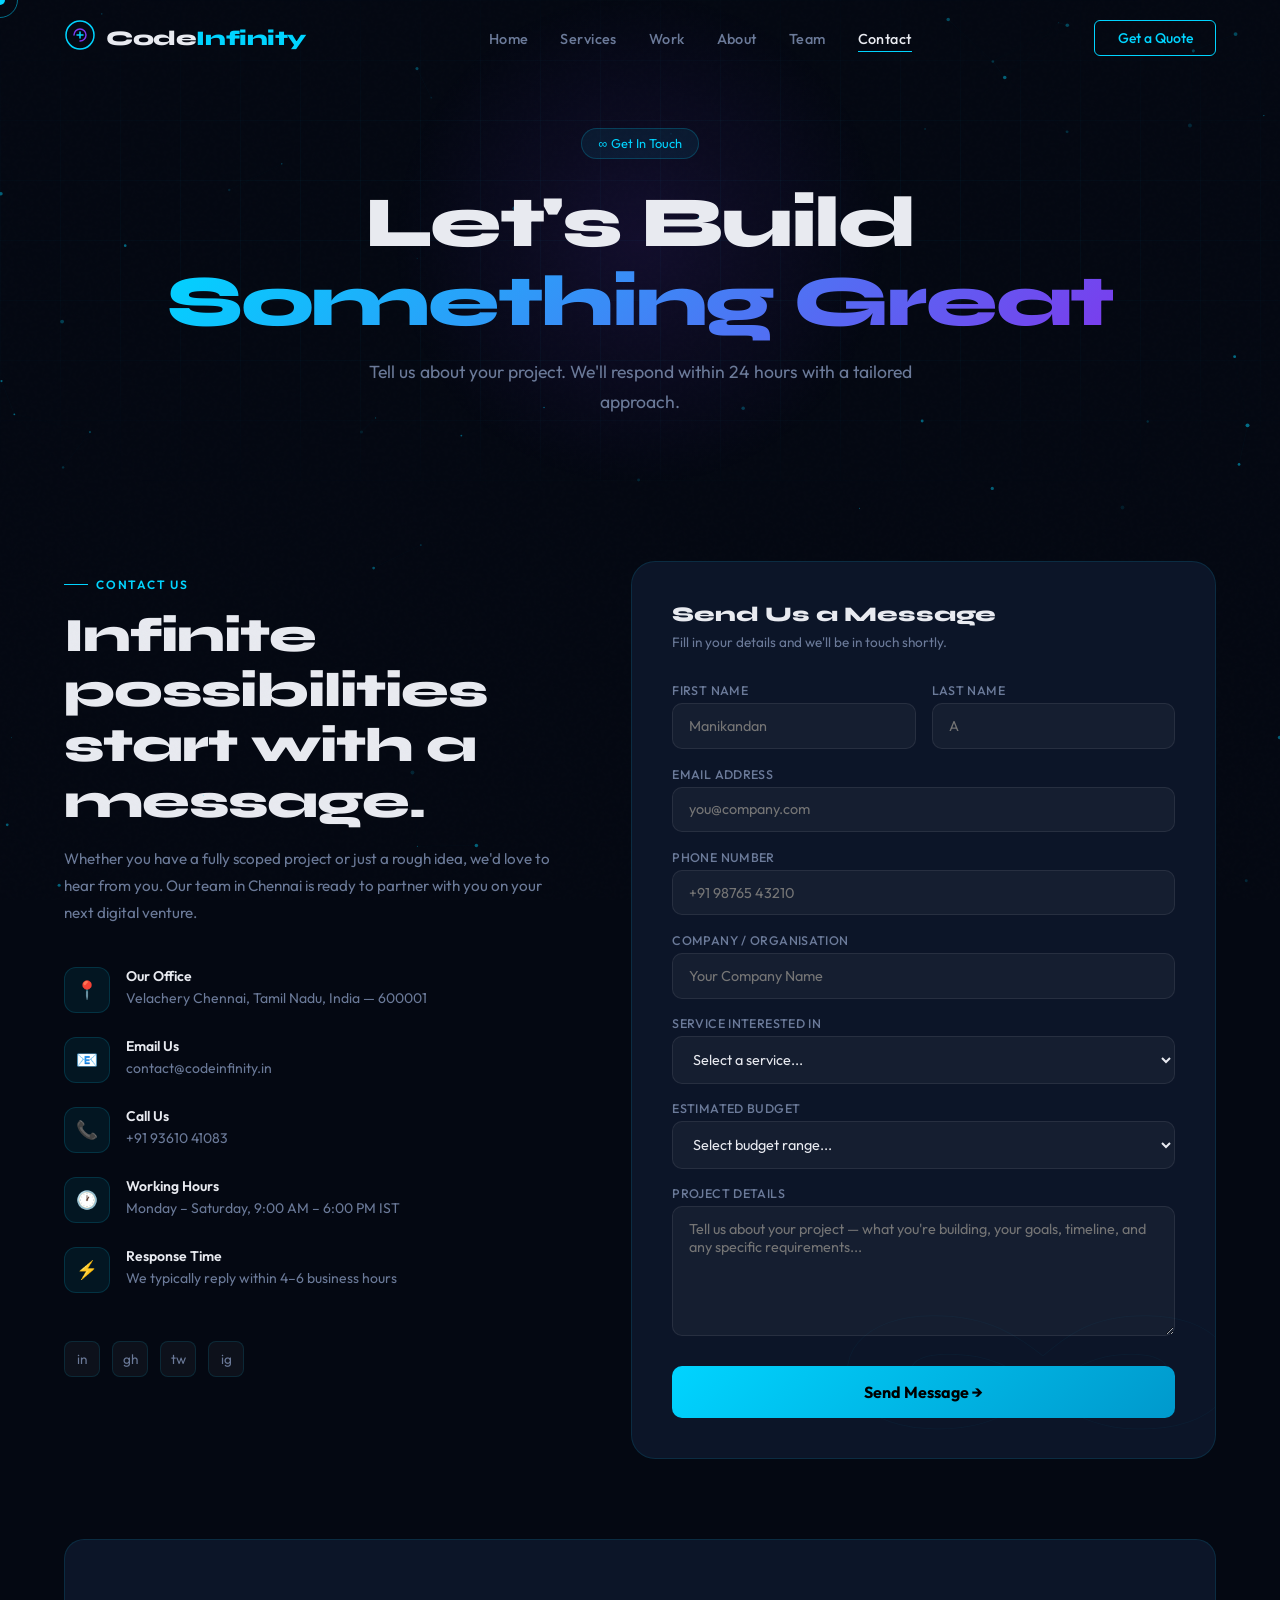
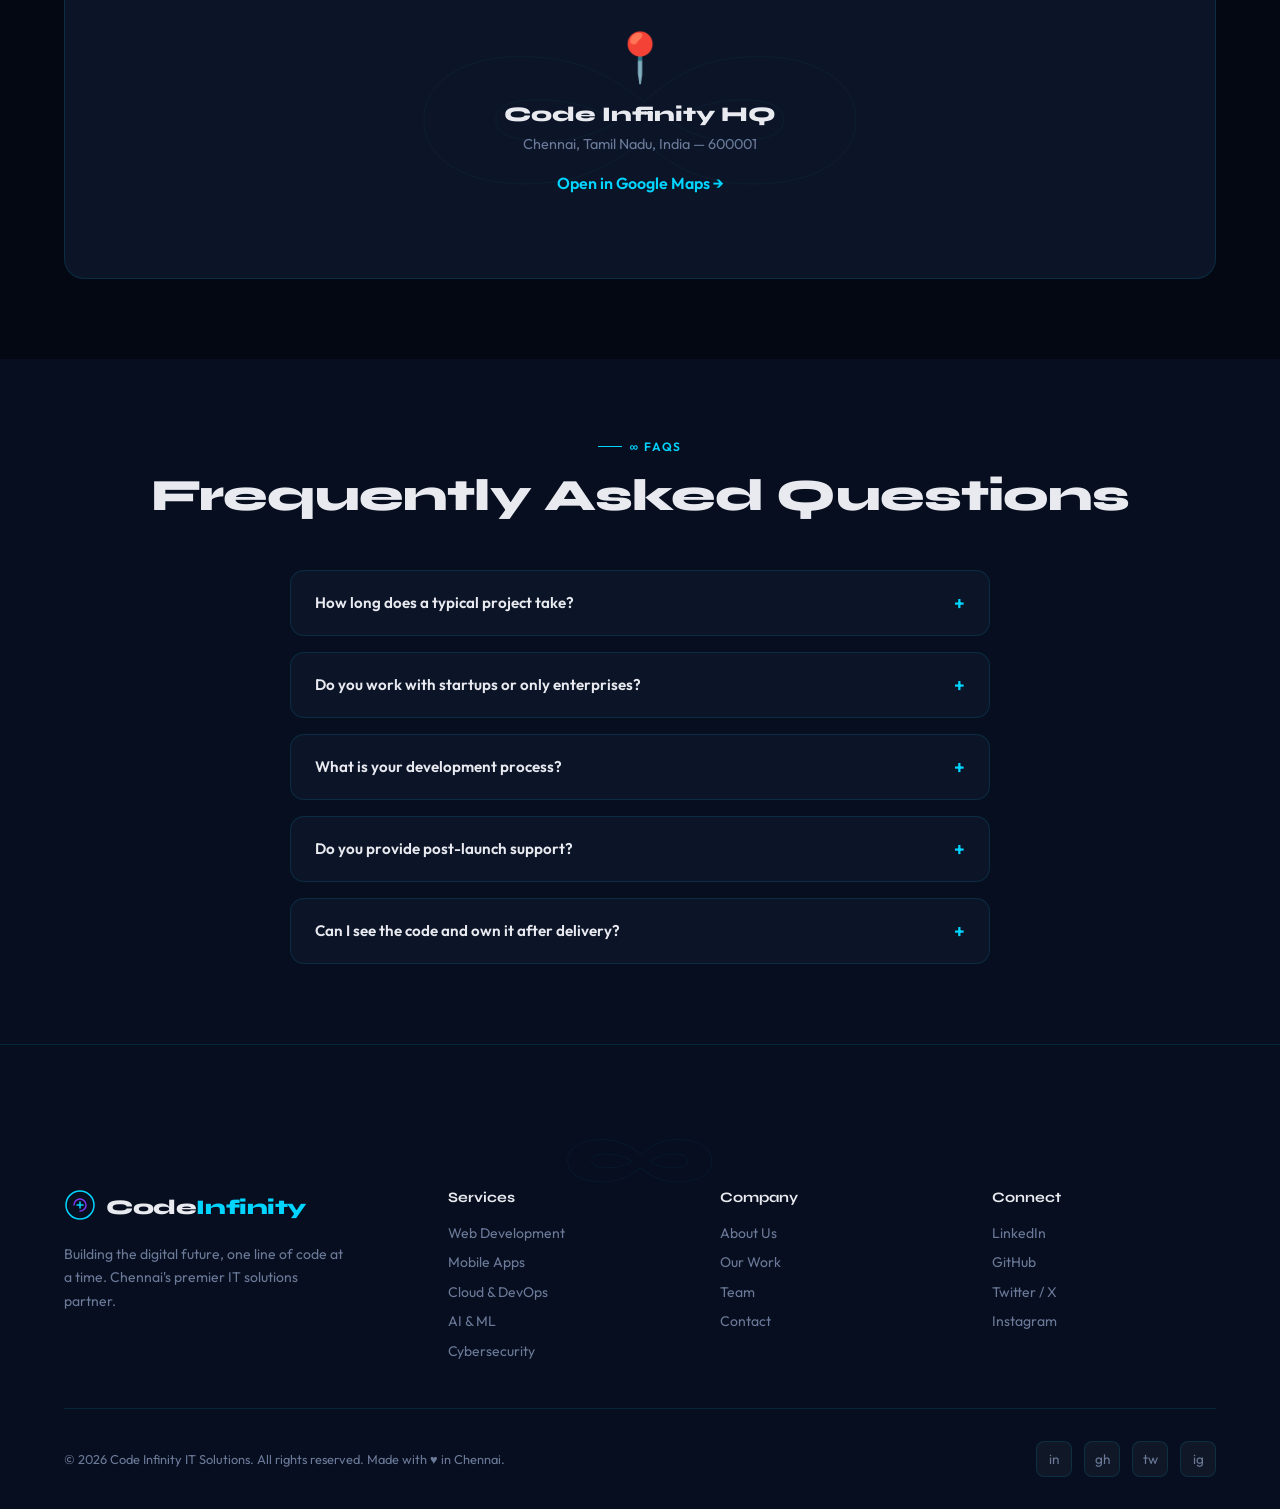
<file: codeinfinity/contact.html>
<!DOCTYPE html>
<html lang="en">

<head>
  <meta charset="UTF-8" />
  <meta name="viewport" content="width=device-width,initial-scale=1.0" />
  <title>Contact — Code Infinity IT Solutions</title>
  <link rel="stylesheet" href="css/style.css" />
  <style>
    .contact-section {
      padding: 5rem 5%;
      display: grid;
      grid-template-columns: 1fr 1.2fr;
      gap: 5rem;
      align-items: start;
    }

    .contact-info {
      padding-top: 1rem;
    }

    .contact-headline {
      font-family: 'Syne', sans-serif;
      font-size: clamp(2rem, 4vw, 3rem);
      font-weight: 800;
      line-height: 1.15;
      letter-spacing: -.02em;
      margin-bottom: 1rem;
    }

    .contact-sub {
      color: var(--muted);
      font-size: .95rem;
      line-height: 1.8;
      margin-bottom: 2.5rem;
    }

    .contact-items {
      display: flex;
      flex-direction: column;
      gap: 1.5rem;
      margin-bottom: 3rem;
    }

    .contact-item {
      display: flex;
      align-items: flex-start;
      gap: 1rem;
    }

    .contact-icon {
      width: 46px;
      height: 46px;
      border-radius: 12px;
      background: rgba(0, 212, 255, .07);
      border: 1px solid rgba(0, 212, 255, .15);
      display: flex;
      align-items: center;
      justify-content: center;
      font-size: 1.1rem;
      flex-shrink: 0;
    }

    .contact-item strong {
      display: block;
      font-size: .875rem;
      font-weight: 600;
      margin-bottom: 2px;
    }

    .contact-item span {
      color: var(--muted);
      font-size: .875rem;
    }

    .contact-socials {
      display: flex;
      gap: .75rem;
    }

    /* Form */
    .contact-form {
      background: var(--card);
      border: 1px solid var(--border);
      border-radius: 24px;
      padding: 2.5rem;
      position: relative;
      overflow: hidden;
    }

    .contact-form::before {
      content: '∞';
      font-family: 'Syne', sans-serif;
      font-size: 16rem;
      font-weight: 800;
      color: transparent;
      -webkit-text-stroke: 1px rgba(0, 212, 255, .04);
      position: absolute;
      bottom: -2rem;
      right: -2rem;
      user-select: none;
      line-height: 1;
    }

    .form-title {
      font-family: 'Syne', sans-serif;
      font-size: 1.3rem;
      font-weight: 800;
      margin-bottom: .4rem;
    }

    .form-sub {
      color: var(--muted);
      font-size: .85rem;
      margin-bottom: 2rem;
    }

    .form-group {
      margin-bottom: 1.1rem;
      position: relative;
      z-index: 2;
    }

    .form-row {
      display: grid;
      grid-template-columns: 1fr 1fr;
      gap: 1rem;
    }

    label {
      display: block;
      font-size: .78rem;
      font-weight: 500;
      color: var(--muted);
      margin-bottom: 5px;
      letter-spacing: .03em;
      text-transform: uppercase;
    }

    input,
    textarea,
    select {
      width: 100%;
      background: rgba(255, 255, 255, .04);
      border: 1px solid rgba(255, 255, 255, .08);
      border-radius: 10px;
      padding: .8rem 1rem;
      color: var(--text);
      font-family: 'Outfit', sans-serif;
      font-size: .9rem;
      outline: none;
      transition: border-color .2s, background .2s;
    }

    input:focus,
    textarea:focus,
    select:focus {
      border-color: var(--accent);
      background: rgba(0, 212, 255, .04);
    }

    select option {
      background: var(--bg);
    }

    textarea {
      resize: vertical;
      min-height: 130px;
    }

    .form-submit {
      width: 100%;
      background: linear-gradient(135deg, var(--accent), #0099cc);
      color: #000;
      padding: 1rem;
      border: none;
      border-radius: 10px;
      font-family: 'Outfit', sans-serif;
      font-size: 1rem;
      font-weight: 700;
      cursor: pointer;
      transition: opacity .2s, transform .2s;
      margin-top: .5rem;
      position: relative;
      z-index: 2;
    }

    .form-submit:hover {
      opacity: .9;
      transform: translateY(-1px);
    }

    .form-submit.sent {
      background: linear-gradient(135deg, var(--accent3), #1D9E75);
    }

    /* Map placeholder */
    .map-section {
      padding: 0 5% 5rem;
    }

    .map-wrap {
      border-radius: 20px;
      overflow: hidden;
      border: 1px solid var(--border);
      background: var(--card);
      height: 340px;
      display: flex;
      align-items: center;
      justify-content: center;
      position: relative;
    }

    .map-placeholder {
      text-align: center;
      position: relative;
      z-index: 2;
    }

    .map-placeholder .map-icon {
      font-size: 3rem;
      margin-bottom: 1rem;
      display: block;
    }

    .map-placeholder h3 {
      font-family: 'Syne', sans-serif;
      font-size: 1.3rem;
      font-weight: 800;
      margin-bottom: .5rem;
    }

    .map-placeholder p {
      color: var(--muted);
      font-size: .9rem;
    }

    .map-placeholder a {
      color: var(--accent);
      text-decoration: none;
      font-weight: 600;
    }

    .map-infinity {
      position: absolute;
      font-family: 'Syne', sans-serif;
      font-size: 18rem;
      font-weight: 800;
      color: transparent;
      -webkit-text-stroke: 1px rgba(0, 212, 255, .04);
      top: 50%;
      left: 50%;
      transform: translate(-50%, -50%);
      user-select: none;
      line-height: 1;
    }

    /* FAQ */
    .faq-section {
      background: var(--bg2);
      padding: 5rem 5%;
    }

    .faq-list {
      max-width: 700px;
      margin: 3rem auto 0;
      display: flex;
      flex-direction: column;
      gap: 1rem;
    }

    .faq-item {
      background: var(--card);
      border: 1px solid var(--border);
      border-radius: 14px;
      overflow: hidden;
    }

    .faq-q {
      padding: 1.25rem 1.5rem;
      cursor: pointer;
      display: flex;
      justify-content: space-between;
      align-items: center;
      font-weight: 600;
      font-size: .95rem;
    }

    .faq-q:hover {
      color: var(--accent);
    }

    .faq-icon {
      font-size: 1.2rem;
      transition: transform .3s;
      color: var(--accent);
    }

    .faq-item.open .faq-icon {
      transform: rotate(45deg);
    }

    .faq-a {
      max-height: 0;
      overflow: hidden;
      transition: max-height .3s ease, padding .3s;
    }

    .faq-item.open .faq-a {
      max-height: 200px;
      padding: 0 1.5rem 1.25rem;
    }

    .faq-a p {
      color: var(--muted);
      font-size: .9rem;
      line-height: 1.75;
    }

    @media(max-width:900px) {
      .contact-section {
        grid-template-columns: 1fr;
      }

      .form-row {
        grid-template-columns: 1fr;
      }
    }
  </style>
</head>

<body>
  <div class="cursor" id="cursor"></div>
  <div class="cursor-ring" id="cursorRing"></div>
  <canvas id="particles"></canvas>
  <div id="nav-placeholder"></div>

  <div class="page-hero">
    <div class="page-hero-bg"></div>
    <div class="page-hero-glow"></div>
    <div style="position:relative;z-index:2">
      <div class="page-hero-tag">∞ Get In Touch</div>
      <h1>Let's Build <span class="grad">Something Great</span></h1>
      <p>Tell us about your project. We'll respond within 24 hours with a tailored approach.</p>
    </div>
  </div>

  <div class="contact-section">
    <div class="contact-info reveal">
      <div class="section-tag">Contact Us</div>
      <div class="contact-headline">Infinite possibilities<br>start with a message.</div>
      <div class="contact-sub">Whether you have a fully scoped project or just a rough idea, we'd love to hear from you.
        Our team in Chennai is ready to partner with you on your next digital venture.</div>
      <div class="contact-items">
        <div class="contact-item">
          <div class="contact-icon">📍</div>
          <div><strong>Our Office</strong><span>Velachery Chennai, Tamil Nadu, India — 600001</span></div>
        </div>
        <div class="contact-item">
          <div class="contact-icon">📧</div>
          <div><strong>Email Us</strong><span>contact@codeinfinity.in</span></div>
        </div>
        <div class="contact-item">
          <div class="contact-icon">📞</div>
          <div><strong>Call Us</strong><span>+91 93610 41083</span></div>
        </div>
        <div class="contact-item">
          <div class="contact-icon">🕐</div>
          <div><strong>Working Hours</strong><span>Monday – Saturday, 9:00 AM – 6:00 PM IST</span></div>
        </div>
        <div class="contact-item">
          <div class="contact-icon">⚡</div>
          <div><strong>Response Time</strong><span>We typically reply within 4–6 business hours</span></div>
        </div>
      </div>
      <div class="contact-socials">
        <a href="https://www.linkedin.com/in/manikandandevelops/" class="social-btn" title="LinkedIn">in</a>
        <a href="https://github.com/manikandanadev" class="social-btn" title="GitHub">gh</a>
        <a href="#" class="social-btn" title="Twitter">tw</a>
        <a href="https://www.instagram.com/manikandanarulraj?igsh=MTczdmliMzczOG55Yw==" class="social-btn"
          title="Instagram">ig</a>
      </div>
    </div>

    <div class="contact-form reveal">
      <div class="form-title">Send Us a Message</div>
      <div class="form-sub">Fill in your details and we'll be in touch shortly.</div>
      <div class="form-row">
        <div class="form-group"><label>First Name</label><input type="text" id="fname" placeholder="Manikandan" /></div>
        <div class="form-group"><label>Last Name</label><input type="text" id="lname" placeholder="A" /></div>
      </div>
      <div class="form-group"><label>Email Address</label><input type="email" id="email"
          placeholder="you@company.com" /></div>
      <div class="form-group"><label>Phone Number</label><input type="tel" id="phone" placeholder="+91 98765 43210" />
      </div>
      <div class="form-group"><label>Company / Organisation</label><input type="text" id="company"
          placeholder="Your Company Name" /></div>
      <div class="form-group">
        <label>Service Interested In</label>
        <select id="service">
          <option value="">Select a service...</option>
          <option>Web Development</option>
          <option>Mobile App Development</option>
          <option>Cloud & DevOps</option>
          <option>AI / Machine Learning</option>
          <option>Cybersecurity</option>
          <option>Data & Analytics</option>
          <option>Full Product Build</option>
          <option>Other / Not Sure Yet</option>
        </select>
      </div>
      <div class="form-group">
        <label>Estimated Budget</label>
        <select id="budget">
          <option value="">Select budget range...</option>
          <option>Under ₹50,000</option>
          <option>₹50,000 – ₹1,50,000</option>
          <option>₹1,50,000 – ₹5,00,000</option>
          <option>₹5,00,000+</option>
          <option>Let's discuss</option>
        </select>
      </div>
      <div class="form-group"><label>Project Details</label><textarea id="message"
          placeholder="Tell us about your project — what you're building, your goals, timeline, and any specific requirements..."></textarea>
      </div>
      <button class="form-submit" id="submitBtn" onclick="handleSubmit()">Send Message →</button>
    </div>
  </div>

  <!-- MAP -->
  <div class="map-section">
    <div class="map-wrap reveal">
      <div class="map-infinity">∞</div>
      <div class="map-placeholder">
        <span class="map-icon">📍</span>
        <h3>Code Infinity HQ</h3>
        <p>Chennai, Tamil Nadu, India — 600001</p>
        <br />
        <a href="https://maps.app.goo.gl/fnGJW6fQYPaU71gK9" target="_blank">Open in Google Maps →</a>
      </div>
    </div>
  </div>

  <!-- FAQ -->
  <div class="faq-section">
    <div style="text-align:center" class="reveal">
      <div class="section-tag" style="justify-content:center">∞ FAQs</div>
      <h2 class="section-title">Frequently Asked Questions</h2>
    </div>
    <div class="faq-list">
      <div class="faq-item reveal">
        <div class="faq-q" onclick="toggleFaq(this)">How long does a typical project take?<span
            class="faq-icon">+</span></div>
        <div class="faq-a">
          <p>It depends on scope. A simple landing page takes 1–2 weeks. A full SaaS web app typically takes 8–16 weeks.
            We'll give you an accurate timeline in your free consultation before we begin.</p>
        </div>
      </div>
      <div class="faq-item reveal">
        <div class="faq-q" onclick="toggleFaq(this)">Do you work with startups or only enterprises?<span
            class="faq-icon">+</span></div>
        <div class="faq-a">
          <p>Both! We love working with early-stage startups who need to move fast, and enterprises who need reliable,
            scalable systems. Our team adapts to your stage and needs.</p>
        </div>
      </div>
      <div class="faq-item reveal">
        <div class="faq-q" onclick="toggleFaq(this)">What is your development process?<span class="faq-icon">+</span>
        </div>
        <div class="faq-a">
          <p>We follow an agile sprint model — Discovery → Design → Development → Testing → Deployment. You get weekly
            demos and can provide feedback at every stage. No surprises, full transparency.</p>
        </div>
      </div>
      <div class="faq-item reveal">
        <div class="faq-q" onclick="toggleFaq(this)">Do you provide post-launch support?<span class="faq-icon">+</span>
        </div>
        <div class="faq-a">
          <p>Absolutely. All our packages include at least 1 month of free post-launch support. We also offer ongoing
            maintenance plans for teams who want us to manage their infrastructure long-term.</p>
        </div>
      </div>
      <div class="faq-item reveal">
        <div class="faq-q" onclick="toggleFaq(this)">Can I see the code and own it after delivery?<span
            class="faq-icon">+</span></div>
        <div class="faq-a">
          <p>Yes — 100% of the code we write for you is yours. We deliver full source code via GitHub and you retain
            complete ownership. No lock-in, ever.</p>
        </div>
      </div>
    </div>
  </div>

  <div id="footer-placeholder"></div>
  <script src="js/components.js"></script>
  <script>renderNav(); renderFooter();</script>
  <script src="js/main.js"></script>
  <script>
    function handleSubmit() {
      const btn = document.getElementById('submitBtn');
      btn.textContent = '✓ Message Sent! We\'ll be in touch soon.';
      btn.classList.add('sent');
      btn.disabled = true;
      setTimeout(() => { btn.textContent = 'Send Message →'; btn.classList.remove('sent'); btn.disabled = false; }, 4000);
    }
    function toggleFaq(el) {
      const item = el.parentElement;
      const wasOpen = item.classList.contains('open');
      document.querySelectorAll('.faq-item').forEach(i => i.classList.remove('open'));
      if (!wasOpen) item.classList.add('open');
    }
  </script>
</body>

</html>
</file>
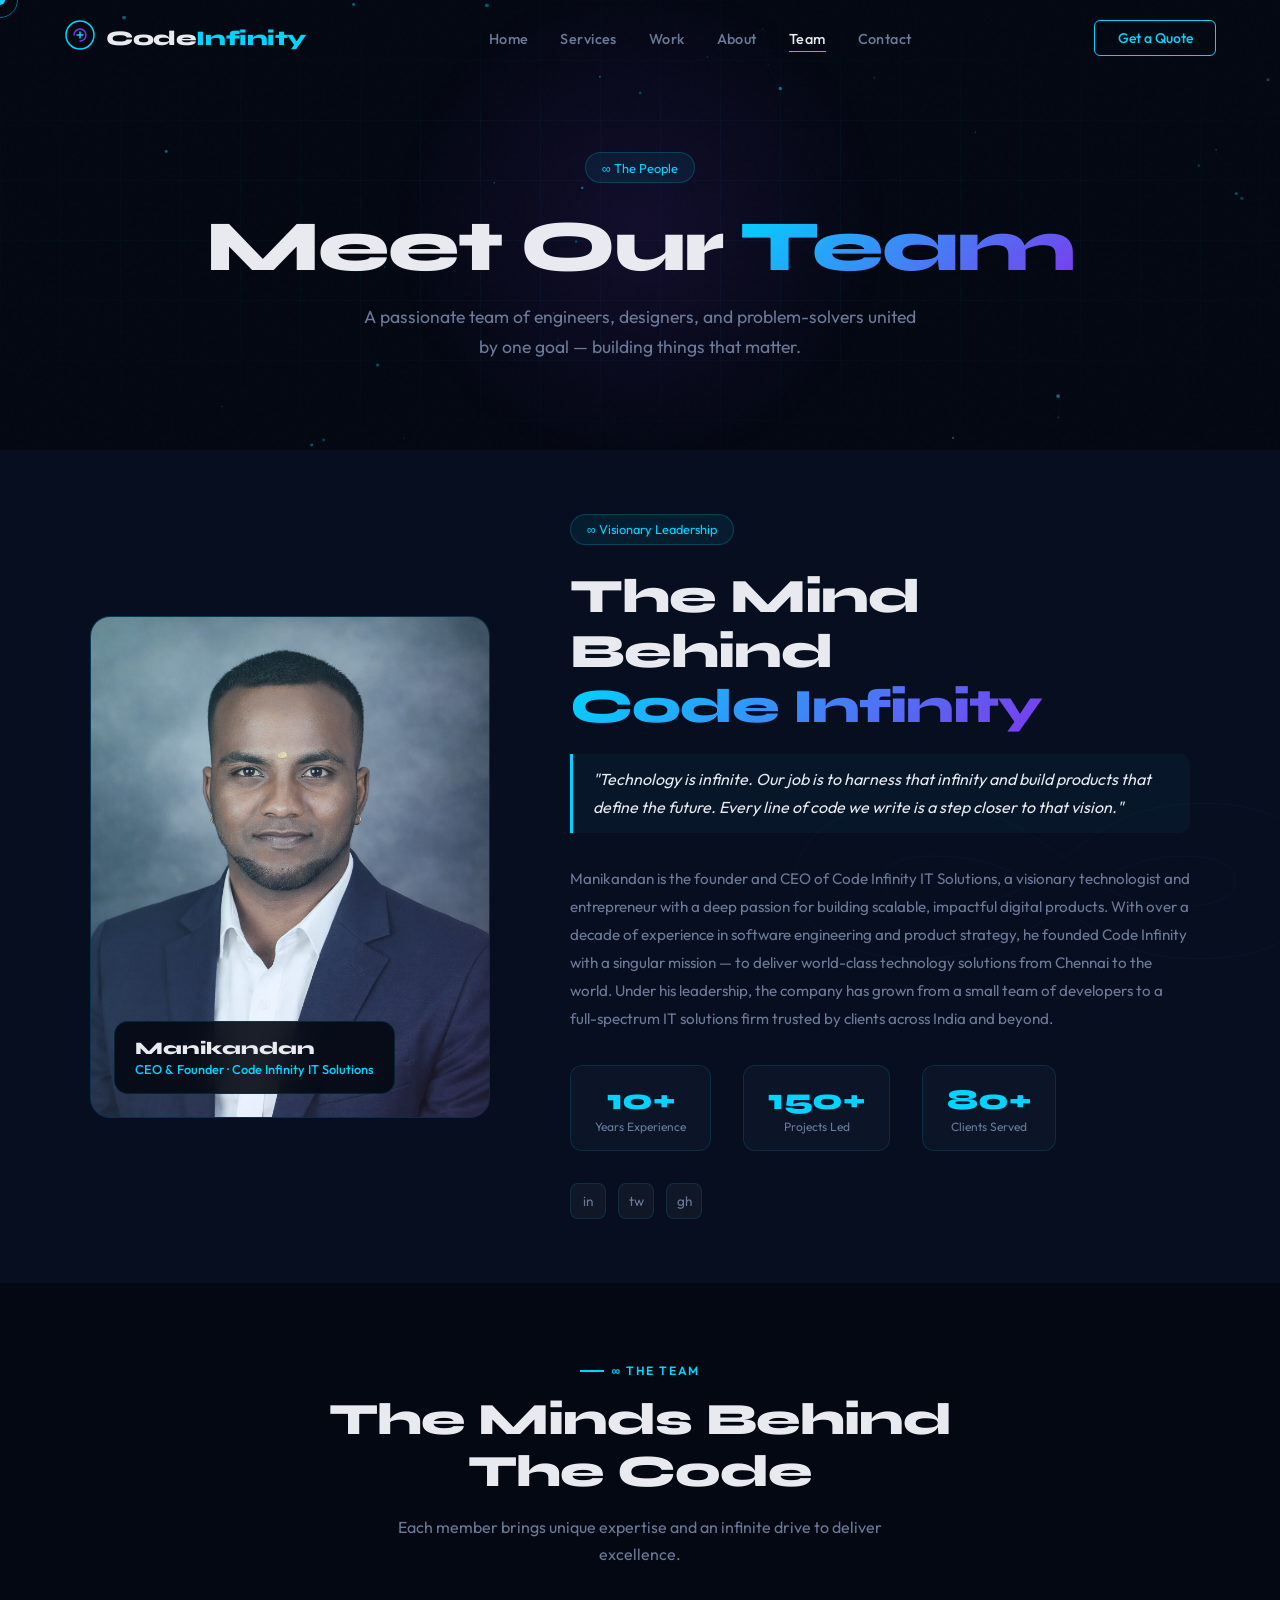
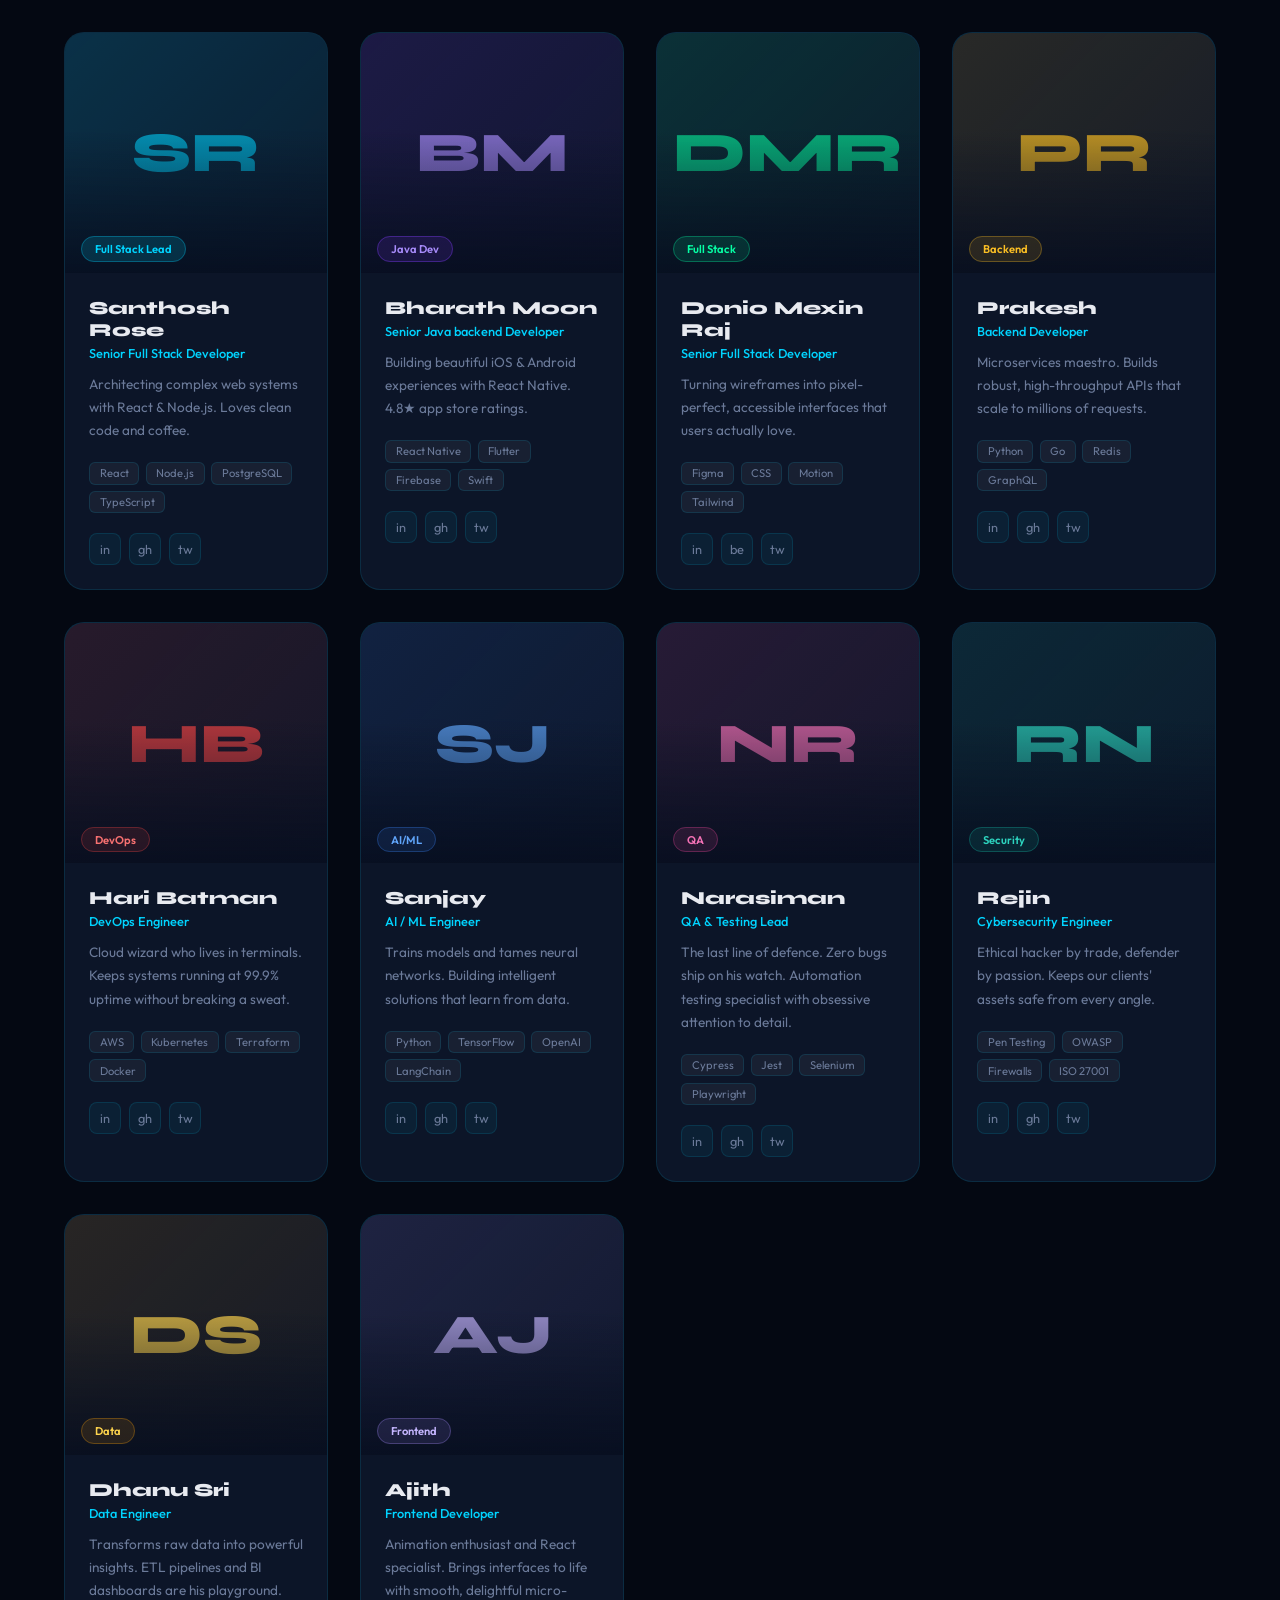
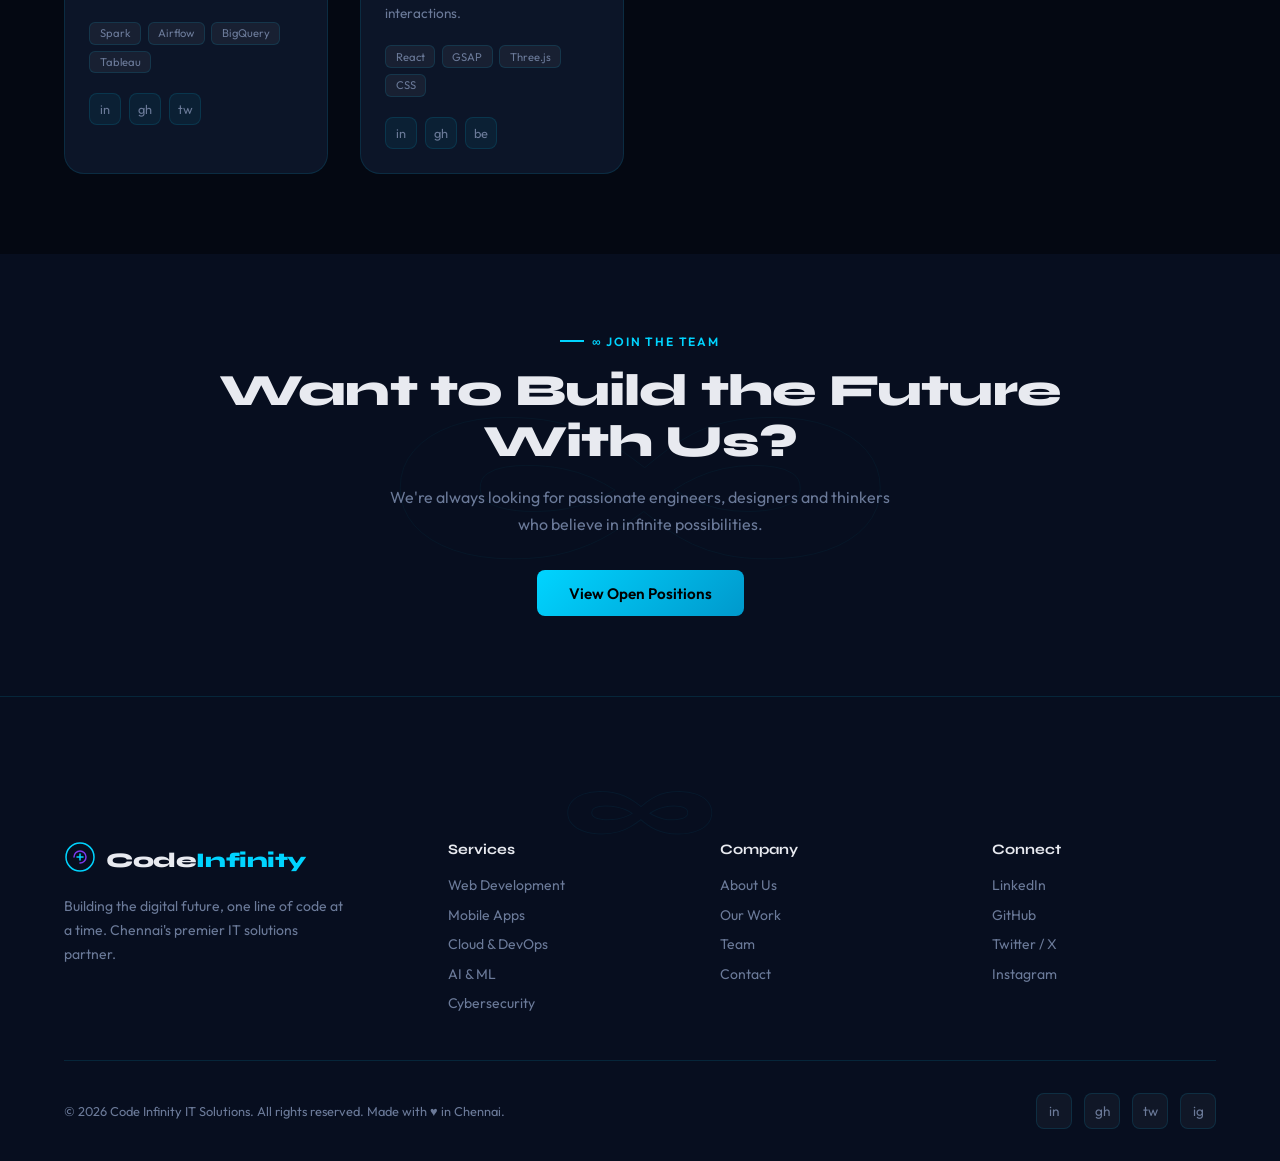
<file: codeinfinity/team.html>
<!DOCTYPE html>
<html lang="en">
<head>
<meta charset="UTF-8"/><meta name="viewport" content="width=device-width,initial-scale=1.0"/>
<title>Team — Code Infinity IT Solutions</title>
<link rel="stylesheet" href="css/style.css"/>
<style>
/* CEO spotlight */
.ceo-section{padding:4rem 5%;background:var(--bg2);position:relative;overflow:hidden;}
.ceo-infinity{position:absolute;font-family:'Syne',sans-serif;font-size:22rem;font-weight:800;color:transparent;-webkit-text-stroke:1px rgba(0,212,255,.04);top:50%;right:-5%;transform:translateY(-50%);user-select:none;line-height:1;}
.ceo-inner{display:grid;grid-template-columns:400px 1fr;gap:5rem;align-items:center;position:relative;z-index:2;max-width:1100px;margin:0 auto;}
.ceo-visual{position:relative;}
.ceo-img-wrap{border-radius:20px;overflow:hidden;border:1px solid var(--border);}
.ceo-img-wrap img{width:100%;height:500px;object-fit:cover;object-position:top;filter:saturate(.75);display:block;}
.ceo-overlay{position:absolute;inset:0;background:linear-gradient(135deg,rgba(0,212,255,.12),rgba(124,58,237,.08));border-radius:20px;}
.ceo-badge{position:absolute;bottom:1.5rem;left:1.5rem;background:rgba(4,8,18,.9);backdrop-filter:blur(16px);border:1px solid var(--border);border-radius:14px;padding:1rem 1.25rem;}
.ceo-badge .ceo-name{font-family:'Syne',sans-serif;font-size:1.1rem;font-weight:800;color:var(--text);}
.ceo-badge .ceo-role{font-size:.8rem;color:var(--accent);font-weight:500;margin-top:2px;}
.ceo-tag{display:inline-flex;align-items:center;gap:8px;background:rgba(0,212,255,.08);border:1px solid rgba(0,212,255,.2);border-radius:100px;padding:.4rem 1rem;font-size:.8rem;color:var(--accent);margin-bottom:1.5rem;}
.ceo-title{font-family:'Syne',sans-serif;font-size:clamp(2rem,4vw,3rem);font-weight:800;line-height:1.15;letter-spacing:-.02em;margin-bottom:1.25rem;}
.ceo-bio{color:var(--muted);line-height:1.85;font-size:.95rem;margin-bottom:2rem;}
.ceo-stats{display:flex;gap:2rem;flex-wrap:wrap;margin-bottom:2rem;}
.ceo-stat{text-align:center;padding:1rem 1.5rem;background:var(--card);border:1px solid var(--border);border-radius:12px;}
.ceo-stat-num{font-family:'Syne',sans-serif;font-size:1.8rem;font-weight:800;color:var(--accent);}
.ceo-stat-label{font-size:.75rem;color:var(--muted);margin-top:2px;}
.ceo-quote{border-left:3px solid var(--accent);padding:.75rem 1.25rem;margin-bottom:2rem;background:rgba(0,212,255,.04);border-radius:0 10px 10px 0;}
.ceo-quote p{font-size:1rem;font-style:italic;color:var(--text);line-height:1.7;}
.ceo-socials{display:flex;gap:.75rem;}
/* Team grid */
.team-section{padding:5rem 5%;}
.team-section-header{text-align:center;margin-bottom:4rem;}
.team-grid{display:grid;grid-template-columns:repeat(auto-fit,minmax(260px,1fr));gap:2rem;}
.team-card{background:var(--card);border:1px solid var(--border);border-radius:20px;overflow:hidden;transition:transform .3s,border-color .3s,box-shadow .3s;}
.team-card:hover{transform:translateY(-8px);border-color:rgba(0,212,255,.3);box-shadow:0 24px 60px rgba(0,0,0,.4);}
.team-img-wrap{position:relative;overflow:hidden;height:240px;}
.team-img-wrap img{width:100%;height:100%;object-fit:cover;object-position:top;transition:transform .4s;filter:saturate(.7);}
.team-card:hover .team-img-wrap img{transform:scale(1.05);}
.team-img-overlay{position:absolute;inset:0;background:linear-gradient(to bottom,transparent 40%,rgba(7,14,31,.9));}
.team-img-badge{position:absolute;bottom:1rem;left:1rem;}
.team-img-badge .role-pill{background:rgba(0,212,255,.15);border:1px solid rgba(0,212,255,.3);border-radius:100px;padding:.3rem .8rem;font-size:.7rem;font-weight:600;color:var(--accent);}
.team-body{padding:1.5rem;}
.team-name{font-family:'Syne',sans-serif;font-size:1.15rem;font-weight:800;margin-bottom:.25rem;}
.team-role-label{font-size:.8rem;color:var(--accent);font-weight:500;margin-bottom:.75rem;}
.team-bio{color:var(--muted);font-size:.85rem;line-height:1.7;margin-bottom:1.25rem;}
.team-skills{display:flex;flex-wrap:wrap;gap:.4rem;margin-bottom:1.25rem;}
.skill-tag{background:rgba(255,255,255,.05);border:1px solid var(--border);border-radius:6px;padding:.2rem .6rem;font-size:.7rem;color:var(--muted);}
.team-social-links{display:flex;gap:.5rem;}
.team-social{width:32px;height:32px;border-radius:8px;background:rgba(0,212,255,.06);border:1px solid var(--border);display:flex;align-items:center;justify-content:center;color:var(--muted);font-size:.8rem;text-decoration:none;transition:border-color .2s,color .2s;}
.team-social:hover{border-color:var(--accent);color:var(--accent);}
/* Avatar fallback */
.avatar-fallback{width:100%;height:100%;display:flex;align-items:center;justify-content:center;font-family:'Syne',sans-serif;font-size:3.5rem;font-weight:800;}
/* Join us */
.join-section{padding:5rem 5%;background:var(--bg2);text-align:center;position:relative;overflow:hidden;}
.join-infinity{position:absolute;font-family:'Syne',sans-serif;font-size:20rem;font-weight:800;color:transparent;-webkit-text-stroke:1px rgba(0,212,255,.04);top:50%;left:50%;transform:translate(-50%,-50%);user-select:none;line-height:1;}
@media(max-width:900px){.ceo-inner{grid-template-columns:1fr;}.ceo-img-wrap img{height:320px;}.ceo-infinity{display:none;}}
</style>
</head>
<body>
<div class="cursor" id="cursor"></div>
<div class="cursor-ring" id="cursorRing"></div>
<canvas id="particles"></canvas>
<div id="nav-placeholder"></div>

<div class="page-hero">
  <div class="page-hero-bg"></div>
  <div class="page-hero-glow"></div>
  <div style="position:relative;z-index:2">
    <div class="page-hero-tag">∞ The People</div>
    <h1>Meet Our <span class="grad">Team</span></h1>
    <p>A passionate team of engineers, designers, and problem-solvers united by one goal — building things that matter.</p>
  </div>
</div>

<!-- CEO SPOTLIGHT -->
<div class="ceo-section">
  <div class="ceo-infinity">∞</div>
  <div class="ceo-inner">
    <div class="ceo-visual reveal">
      <div class="ceo-img-wrap">
        <img src="./{css,js,pages,images}/Manikandan_A.jpg" alt="Manikandan — CEO"/>
        <div class="ceo-overlay"></div>
      </div>
      <div class="ceo-badge">
        <div class="ceo-name">Manikandan</div>
        <div class="ceo-role">CEO & Founder · Code Infinity IT Solutions</div>
      </div>
    </div>
    <div class="reveal">
      <div class="ceo-tag">∞ Visionary Leadership</div>
      <h2 class="ceo-title">The Mind Behind<br><span class="grad">Code Infinity</span></h2>
      <div class="ceo-quote">
        <p>"Technology is infinite. Our job is to harness that infinity and build products that define the future. Every line of code we write is a step closer to that vision."</p>
      </div>
      <p class="ceo-bio">Manikandan is the founder and CEO of Code Infinity IT Solutions, a visionary technologist and entrepreneur with a deep passion for building scalable, impactful digital products. With over a decade of experience in software engineering and product strategy, he founded Code Infinity with a singular mission — to deliver world-class technology solutions from Chennai to the world. Under his leadership, the company has grown from a small team of developers to a full-spectrum IT solutions firm trusted by clients across India and beyond.</p>
      <div class="ceo-stats">
        <div class="ceo-stat"><div class="ceo-stat-num">10+</div><div class="ceo-stat-label">Years Experience</div></div>
        <div class="ceo-stat"><div class="ceo-stat-num">150+</div><div class="ceo-stat-label">Projects Led</div></div>
        <div class="ceo-stat"><div class="ceo-stat-num">80+</div><div class="ceo-stat-label">Clients Served</div></div>
      </div>
      <div class="ceo-socials">
        <a href="#" class="social-btn">in</a>
        <a href="#" class="social-btn">tw</a>
        <a href="#" class="social-btn">gh</a>
      </div>
    </div>
  </div>
</div>

<!-- TEAM MEMBERS -->
<div class="team-section">
  <div class="team-section-header reveal">
    <div class="section-tag" style="justify-content:center">∞ The Team</div>
    <h2 class="section-title">The Minds Behind<br>The Code</h2>
    <p class="section-sub" style="margin:0 auto">Each member brings unique expertise and an infinite drive to deliver excellence.</p>
  </div>
  <div class="team-grid">

    <div class="team-card reveal">
      <div class="team-img-wrap">
        <div class="avatar-fallback" style="background:linear-gradient(135deg,rgba(0,212,255,.15),rgba(0,212,255,.05));color:rgba(0,212,255,.6)">SR</div>
        <div class="team-img-overlay"></div>
        <div class="team-img-badge"><span class="role-pill">Full Stack Lead</span></div>
      </div>
      <div class="team-body">
        <div class="team-name">Santhosh Rose</div>
        <div class="team-role-label">Senior Full Stack Developer</div>
        <div class="team-bio">Architecting complex web systems with React & Node.js. Loves clean code and coffee.</div>
        <div class="team-skills"><span class="skill-tag">React</span><span class="skill-tag">Node.js</span><span class="skill-tag">PostgreSQL</span><span class="skill-tag">TypeScript</span></div>
        <div class="team-social-links"><a class="team-social" href="#">in</a><a class="team-social" href="#">gh</a><a class="team-social" href="#">tw</a></div>
      </div>
    </div>

    <div class="team-card reveal">
      <div class="team-img-wrap">
        <div class="avatar-fallback" style="background:linear-gradient(135deg,rgba(124,58,237,.15),rgba(124,58,237,.05));color:rgba(167,139,250,.7)">BM</div>
        <div class="team-img-overlay"></div>
        <div class="team-img-badge"><span class="role-pill" style="background:rgba(124,58,237,.15);border-color:rgba(124,58,237,.4);color:#a78bfa">Java Dev</span></div>
      </div>
      <div class="team-body">
        <div class="team-name">Bharath Moon</div>
        <div class="team-role-label">Senior Java backend Developer</div>
        <div class="team-bio">Building beautiful iOS & Android experiences with React Native. 4.8★ app store ratings.</div>
        <div class="team-skills"><span class="skill-tag">React Native</span><span class="skill-tag">Flutter</span><span class="skill-tag">Firebase</span><span class="skill-tag">Swift</span></div>
        <div class="team-social-links"><a class="team-social" href="#">in</a><a class="team-social" href="#">gh</a><a class="team-social" href="#">tw</a></div>
      </div>
    </div>

    <div class="team-card reveal">
      <div class="team-img-wrap">
        <div class="avatar-fallback" style="background:linear-gradient(135deg,rgba(6,255,165,.12),rgba(6,255,165,.04));color:rgba(6,255,165,.6)">DMR</div>
        <div class="team-img-overlay"></div>
        <div class="team-img-badge"><span class="role-pill" style="background:rgba(6,255,165,.12);border-color:rgba(6,255,165,.3);color:var(--accent3)">Full Stack</span></div>
      </div>
      <div class="team-body">
        <div class="team-name">Donio Mexin Raj</div>
        <div class="team-role-label">Senior Full Stack Developer</div>
        <div class="team-bio">Turning wireframes into pixel-perfect, accessible interfaces that users actually love.</div>
        <div class="team-skills"><span class="skill-tag">Figma</span><span class="skill-tag">CSS</span><span class="skill-tag">Motion</span><span class="skill-tag">Tailwind</span></div>
        <div class="team-social-links"><a class="team-social" href="#">in</a><a class="team-social" href="#">be</a><a class="team-social" href="#">tw</a></div>
      </div>
    </div>

    <div class="team-card reveal">
      <div class="team-img-wrap">
        <div class="avatar-fallback" style="background:linear-gradient(135deg,rgba(251,191,36,.12),rgba(251,191,36,.04));color:rgba(251,191,36,.7)">PR</div>
        <div class="team-img-overlay"></div>
        <div class="team-img-badge"><span class="role-pill" style="background:rgba(251,191,36,.12);border-color:rgba(251,191,36,.3);color:#fbbf24">Backend</span></div>
      </div>
      <div class="team-body">
        <div class="team-name">Prakesh</div>
        <div class="team-role-label">Backend Developer</div>
        <div class="team-bio">Microservices maestro. Builds robust, high-throughput APIs that scale to millions of requests.</div>
        <div class="team-skills"><span class="skill-tag">Python</span><span class="skill-tag">Go</span><span class="skill-tag">Redis</span><span class="skill-tag">GraphQL</span></div>
        <div class="team-social-links"><a class="team-social" href="#">in</a><a class="team-social" href="#">gh</a><a class="team-social" href="#">tw</a></div>
      </div>
    </div>

    <div class="team-card reveal">
      <div class="team-img-wrap">
        <div class="avatar-fallback" style="background:linear-gradient(135deg,rgba(239,68,68,.12),rgba(239,68,68,.04));color:rgba(239,68,68,.7)">HB</div>
        <div class="team-img-overlay"></div>
        <div class="team-img-badge"><span class="role-pill" style="background:rgba(239,68,68,.12);border-color:rgba(239,68,68,.3);color:#f87171">DevOps</span></div>
      </div>
      <div class="team-body">
        <div class="team-name">Hari Batman</div>
        <div class="team-role-label">DevOps Engineer</div>
        <div class="team-bio">Cloud wizard who lives in terminals. Keeps systems running at 99.9% uptime without breaking a sweat.</div>
        <div class="team-skills"><span class="skill-tag">AWS</span><span class="skill-tag">Kubernetes</span><span class="skill-tag">Terraform</span><span class="skill-tag">Docker</span></div>
        <div class="team-social-links"><a class="team-social" href="#">in</a><a class="team-social" href="#">gh</a><a class="team-social" href="#">tw</a></div>
      </div>
    </div>

    <div class="team-card reveal">
      <div class="team-img-wrap">
        <div class="avatar-fallback" style="background:linear-gradient(135deg,rgba(59,130,246,.12),rgba(59,130,246,.04));color:rgba(96,165,250,.7)">SJ</div>
        <div class="team-img-overlay"></div>
        <div class="team-img-badge"><span class="role-pill" style="background:rgba(59,130,246,.12);border-color:rgba(59,130,246,.3);color:#60a5fa">AI/ML</span></div>
      </div>
      <div class="team-body">
        <div class="team-name">Sanjay</div>
        <div class="team-role-label">AI / ML Engineer</div>
        <div class="team-bio">Trains models and tames neural networks. Building intelligent solutions that learn from data.</div>
        <div class="team-skills"><span class="skill-tag">Python</span><span class="skill-tag">TensorFlow</span><span class="skill-tag">OpenAI</span><span class="skill-tag">LangChain</span></div>
        <div class="team-social-links"><a class="team-social" href="#">in</a><a class="team-social" href="#">gh</a><a class="team-social" href="#">tw</a></div>
      </div>
    </div>

    <div class="team-card reveal">
      <div class="team-img-wrap">
        <div class="avatar-fallback" style="background:linear-gradient(135deg,rgba(236,72,153,.12),rgba(236,72,153,.04));color:rgba(244,114,182,.7)">NR</div>
        <div class="team-img-overlay"></div>
        <div class="team-img-badge"><span class="role-pill" style="background:rgba(236,72,153,.12);border-color:rgba(236,72,153,.3);color:#f472b6">QA</span></div>
      </div>
      <div class="team-body">
        <div class="team-name">Narasiman</div>
        <div class="team-role-label">QA & Testing Lead</div>
        <div class="team-bio">The last line of defence. Zero bugs ship on his watch. Automation testing specialist with obsessive attention to detail.</div>
        <div class="team-skills"><span class="skill-tag">Cypress</span><span class="skill-tag">Jest</span><span class="skill-tag">Selenium</span><span class="skill-tag">Playwright</span></div>
        <div class="team-social-links"><a class="team-social" href="#">in</a><a class="team-social" href="#">gh</a><a class="team-social" href="#">tw</a></div>
      </div>
    </div>

    <div class="team-card reveal">
      <div class="team-img-wrap">
        <div class="avatar-fallback" style="background:linear-gradient(135deg,rgba(20,184,166,.12),rgba(20,184,166,.04));color:rgba(45,212,191,.7)">RN</div>
        <div class="team-img-overlay"></div>
        <div class="team-img-badge"><span class="role-pill" style="background:rgba(20,184,166,.12);border-color:rgba(20,184,166,.3);color:#2dd4bf">Security</span></div>
      </div>
      <div class="team-body">
        <div class="team-name">Rejin</div>
        <div class="team-role-label">Cybersecurity Engineer</div>
        <div class="team-bio">Ethical hacker by trade, defender by passion. Keeps our clients' assets safe from every angle.</div>
        <div class="team-skills"><span class="skill-tag">Pen Testing</span><span class="skill-tag">OWASP</span><span class="skill-tag">Firewalls</span><span class="skill-tag">ISO 27001</span></div>
        <div class="team-social-links"><a class="team-social" href="#">in</a><a class="team-social" href="#">gh</a><a class="team-social" href="#">tw</a></div>
      </div>
    </div>

    <div class="team-card reveal">
      <div class="team-img-wrap">
        <div class="avatar-fallback" style="background:linear-gradient(135deg,rgba(245,158,11,.12),rgba(245,158,11,.04));color:rgba(252,211,77,.7)">DS</div>
        <div class="team-img-overlay"></div>
        <div class="team-img-badge"><span class="role-pill" style="background:rgba(245,158,11,.12);border-color:rgba(245,158,11,.3);color:#fcd34d">Data</span></div>
      </div>
      <div class="team-body">
        <div class="team-name">Dhanu Sri</div>
        <div class="team-role-label">Data Engineer</div>
        <div class="team-bio">Transforms raw data into powerful insights. ETL pipelines and BI dashboards are his playground.</div>
        <div class="team-skills"><span class="skill-tag">Spark</span><span class="skill-tag">Airflow</span><span class="skill-tag">BigQuery</span><span class="skill-tag">Tableau</span></div>
        <div class="team-social-links"><a class="team-social" href="#">in</a><a class="team-social" href="#">gh</a><a class="team-social" href="#">tw</a></div>
      </div>
    </div>

    <div class="team-card reveal">
      <div class="team-img-wrap">
        <div class="avatar-fallback" style="background:linear-gradient(135deg,rgba(167,139,250,.12),rgba(167,139,250,.04));color:rgba(196,181,253,.7)">AJ</div>
        <div class="team-img-overlay"></div>
        <div class="team-img-badge"><span class="role-pill" style="background:rgba(167,139,250,.12);border-color:rgba(167,139,250,.3);color:#c4b5fd">Frontend</span></div>
      </div>
      <div class="team-body">
        <div class="team-name">Ajith</div>
        <div class="team-role-label">Frontend Developer</div>
        <div class="team-bio">Animation enthusiast and React specialist. Brings interfaces to life with smooth, delightful micro-interactions.</div>
        <div class="team-skills"><span class="skill-tag">React</span><span class="skill-tag">GSAP</span><span class="skill-tag">Three.js</span><span class="skill-tag">CSS</span></div>
        <div class="team-social-links"><a class="team-social" href="#">in</a><a class="team-social" href="#">gh</a><a class="team-social" href="#">be</a></div>
      </div>
    </div>

  </div>
</div>

<!-- JOIN US -->
<div class="join-section">
  <div class="join-infinity">∞</div>
  <div style="position:relative;z-index:2" class="reveal">
    <div class="section-tag" style="justify-content:center">∞ Join The Team</div>
    <h2 class="section-title">Want to Build the Future<br>With Us?</h2>
    <p class="section-sub" style="margin:0 auto 2rem">We're always looking for passionate engineers, designers and thinkers who believe in infinite possibilities.</p>
    <a href="contact.html" class="btn-primary">View Open Positions</a>
  </div>
</div>

<div id="footer-placeholder"></div>
<script src="js/components.js"></script>
<script>renderNav(); renderFooter();</script>
<script src="js/main.js"></script>
</body>
</html>
</file>
<file: codeinfinity/css/style.css>
@import url('https://fonts.googleapis.com/css2?family=Syne:wght@400;600;700;800&family=Outfit:wght@300;400;500;600&display=swap');

:root {
  --bg: #040812;
  --bg2: #070e1f;
  --accent: #00d4ff;
  --accent2: #7c3aed;
  --accent3: #06ffa5;
  --text: #e8eaf0;
  --muted: #6b7a99;
  --card: #0c1528;
  --border: rgba(0, 212, 255, 0.12);
}

* {
  margin: 0;
  padding: 0;
  box-sizing: border-box;
}

html {
  scroll-behavior: smooth;
}

body {
  background: var(--bg);
  color: var(--text);
  font-family: 'Outfit', sans-serif;
  overflow-x: hidden;
  cursor: none;
}

/* Cursor */
.cursor {
  position: fixed;
  width: 10px;
  height: 10px;
  background: var(--accent);
  border-radius: 50%;
  pointer-events: none;
  z-index: 9999;
  transform: translate(-50%, -50%);
  mix-blend-mode: screen;
}

.cursor-ring {
  position: fixed;
  width: 36px;
  height: 36px;
  border: 1.5px solid rgba(0, 212, 255, 0.5);
  border-radius: 50%;
  pointer-events: none;
  z-index: 9998;
  transform: translate(-50%, -50%);
  transition: width 0.2s, height 0.2s, opacity 0.2s;
}

.cursor-ring.expand {
  width: 60px;
  height: 60px;
  opacity: 0.4;
}

/* Noise */
body::before {
  content: '';
  position: fixed;
  inset: 0;
  background-image: url("data:image/svg+xml,%3Csvg viewBox='0 0 256 256' xmlns='http://www.w3.org/2000/svg'%3E%3Cfilter id='n'%3E%3CfeTurbulence type='fractalNoise' baseFrequency='0.9' numOctaves='4' stitchTiles='stitch'/%3E%3C/filter%3E%3Crect width='100%25' height='100%25' filter='url(%23n)' opacity='0.04'/%3E%3C/svg%3E");
  pointer-events: none;
  z-index: 0;
  opacity: 0.3;
}

/* Particles canvas */
#particles {
  position: fixed;
  inset: 0;
  pointer-events: none;
  z-index: 0;
}

/* Scrollbar */
::-webkit-scrollbar {
  width: 4px;
}

::-webkit-scrollbar-track {
  background: var(--bg);
}

::-webkit-scrollbar-thumb {
  background: var(--accent2);
  border-radius: 2px;
}

/* ── NAV ── */
nav {
  position: fixed;
  top: 0;
  left: 0;
  right: 0;
  z-index: 1000;
  padding: 1.2rem 5%;
  display: flex;
  align-items: center;
  justify-content: space-between;
  transition: background 0.4s, backdrop-filter 0.4s;
}

nav.scrolled {
  background: rgba(4, 8, 18, 0.9);
  backdrop-filter: blur(20px);
  border-bottom: 1px solid var(--border);
}

.logo {
  font-family: 'Syne', sans-serif;
  font-weight: 800;
  font-size: 1.3rem;
  letter-spacing: -0.02em;
  display: flex;
  align-items: center;
  gap: 10px;
  text-decoration: none;
  color: var(--text);
}

.logo-symbol svg {
  width: 32px;
  height: 32px;
}

.logo-text span {
  color: var(--accent);
}

.nav-links {
  display: flex;
  gap: 2rem;
  list-style: none;
}

.nav-links a {
  color: var(--muted);
  text-decoration: none;
  font-size: 0.9rem;
  font-weight: 500;
  letter-spacing: 0.03em;
  transition: color 0.2s;
  position: relative;
}

.nav-links a::after {
  content: '';
  position: absolute;
  bottom: -4px;
  left: 0;
  width: 0;
  height: 1.5px;
  background: var(--accent);
  transition: width 0.3s;
}

.nav-links a:hover,
.nav-links a.active {
  color: var(--text);
}

.nav-links a:hover::after,
.nav-links a.active::after {
  width: 100%;
}

.nav-cta {
  background: transparent;
  border: 1.5px solid var(--accent);
  color: var(--accent);
  padding: 0.5rem 1.4rem;
  border-radius: 6px;
  font-family: 'Outfit', sans-serif;
  font-size: 0.875rem;
  font-weight: 500;
  cursor: pointer;
  transition: background 0.2s, color 0.2s;
  text-decoration: none;
  display: inline-block;
}

.nav-cta:hover {
  background: var(--accent);
  color: #000;
}

.mobile-menu-btn {
  display: none;
  flex-direction: column;
  gap: 5px;
  cursor: pointer;
  padding: 4px;
}

.mobile-menu-btn span {
  width: 24px;
  height: 2px;
  background: var(--text);
  border-radius: 2px;
  transition: all 0.3s;
}

.mobile-nav {
  display: none;
  position: fixed;
  inset: 0;
  background: rgba(4, 8, 18, 0.98);
  z-index: 999;
  flex-direction: column;
  align-items: center;
  justify-content: center;
  gap: 2rem;
}

.mobile-nav.open {
  display: flex;
}

.mobile-nav a {
  color: var(--text);
  text-decoration: none;
  font-family: 'Syne', sans-serif;
  font-size: 2rem;
  font-weight: 700;
  transition: color 0.2s;
}

.mobile-nav a:hover {
  color: var(--accent);
}

.mobile-nav-close {
  position: absolute;
  top: 1.5rem;
  right: 5%;
  font-size: 2rem;
  cursor: pointer;
  color: var(--muted);
}

/* ── PAGE HERO (inner pages) ── */
.page-hero {
  min-height: 50vh;
  display: flex;
  align-items: center;
  justify-content: center;
  position: relative;
  overflow: hidden;
  padding: 8rem 5% 4rem;
  text-align: center;
}

.page-hero-bg {
  position: absolute;
  inset: 0;
  background-image: linear-gradient(rgba(0, 212, 255, 0.03) 1px, transparent 1px), linear-gradient(90deg, rgba(0, 212, 255, 0.03) 1px, transparent 1px);
  background-size: 60px 60px;
  mask-image: radial-gradient(ellipse 80% 60% at 50% 50%, black 40%, transparent 100%);
}

.page-hero-glow {
  position: absolute;
  width: 500px;
  height: 500px;
  border-radius: 50%;
  background: radial-gradient(circle, rgba(124, 58, 237, 0.12) 0%, transparent 70%);
  top: 50%;
  left: 50%;
  transform: translate(-50%, -50%);
}

.page-hero-tag {
  display: inline-flex;
  align-items: center;
  gap: 8px;
  background: rgba(0, 212, 255, 0.08);
  border: 1px solid rgba(0, 212, 255, 0.2);
  border-radius: 100px;
  padding: 0.4rem 1rem;
  font-size: 0.8rem;
  color: var(--accent);
  margin-bottom: 1.5rem;
}

.page-hero h1 {
  font-family: 'Syne', sans-serif;
  font-size: clamp(2.5rem, 6vw, 4.5rem);
  font-weight: 800;
  letter-spacing: -0.03em;
  line-height: 1.1;
}

.page-hero p {
  color: var(--muted);
  font-size: 1.1rem;
  max-width: 560px;
  margin: 1rem auto 0;
  line-height: 1.7;
}

.grad {
  background: linear-gradient(135deg, var(--accent), var(--accent2));
  -webkit-background-clip: text;
  -webkit-text-fill-color: transparent;
  background-clip: text;
}

/* ── SECTIONS ── */
section {
  padding: 5rem 5%;
  position: relative;
}

.section-tag {
  font-size: 0.75rem;
  font-weight: 600;
  letter-spacing: 0.15em;
  color: var(--accent);
  text-transform: uppercase;
  margin-bottom: 1rem;
  display: flex;
  align-items: center;
  gap: 8px;
}

.section-tag::before {
  content: '';
  width: 24px;
  height: 1.5px;
  background: var(--accent);
}

.section-title {
  font-family: 'Syne', sans-serif;
  font-size: clamp(1.8rem, 4vw, 2.8rem);
  font-weight: 800;
  line-height: 1.15;
  letter-spacing: -0.02em;
  margin-bottom: 1rem;
}

.section-sub {
  color: var(--muted);
  font-size: 1rem;
  line-height: 1.7;
  max-width: 520px;
}

/* ── INFINITY SYMBOL ── */
.infinity-divider {
  text-align: center;
  padding: 3rem 0;
  position: relative;
}

.infinity-divider svg {
  width: 80px;
  height: 40px;
  opacity: 0.15;
}

.infinity-divider.lg svg {
  width: 120px;
  height: 60px;
  opacity: 0.08;
}

.infinity-accent {
  display: inline-block;
  font-family: 'Syne', sans-serif;
  font-size: clamp(4rem, 12vw, 10rem);
  font-weight: 800;
  color: transparent;
  -webkit-text-stroke: 1px rgba(0, 212, 255, 0.1);
  line-height: 1;
  user-select: none;
}

.infinity-bg {
  position: absolute;
  font-family: 'Syne', sans-serif;
  font-size: clamp(8rem, 25vw, 20rem);
  font-weight: 800;
  color: transparent;
  -webkit-text-stroke: 1px rgba(0, 212, 255, 0.04);
  line-height: 1;
  user-select: none;
  pointer-events: none;
  top: 50%;
  left: 50%;
  transform: translate(-50%, -50%);
  white-space: nowrap;
}

.section-infinity {
  position: relative;
  overflow: hidden;
}

/* ── CARDS ── */
.card {
  background: var(--card);
  border: 1px solid var(--border);
  border-radius: 16px;
  padding: 2rem;
  transition: transform 0.3s, border-color 0.3s, box-shadow 0.3s;
}

.card:hover {
  transform: translateY(-6px);
  border-color: rgba(0, 212, 255, 0.3);
  box-shadow: 0 20px 60px rgba(0, 0, 0, 0.4);
}

/* ── BUTTONS ── */
.btn-primary {
  background: linear-gradient(135deg, var(--accent), #0099cc);
  color: #000;
  padding: 0.85rem 2rem;
  border-radius: 8px;
  font-weight: 600;
  font-size: 0.95rem;
  border: none;
  cursor: pointer;
  font-family: 'Outfit', sans-serif;
  transition: transform 0.2s, box-shadow 0.2s;
  text-decoration: none;
  display: inline-block;
}

.btn-primary:hover {
  transform: translateY(-2px);
  box-shadow: 0 0 30px rgba(0, 212, 255, 0.35);
}

.btn-ghost {
  background: transparent;
  color: var(--text);
  padding: 0.85rem 2rem;
  border-radius: 8px;
  font-weight: 500;
  font-size: 0.95rem;
  border: 1.5px solid rgba(255, 255, 255, 0.12);
  cursor: pointer;
  font-family: 'Outfit', sans-serif;
  transition: border-color 0.2s, background 0.2s;
  text-decoration: none;
  display: inline-block;
}

.btn-ghost:hover {
  border-color: var(--accent);
  background: rgba(0, 212, 255, 0.05);
}

/* ── REVEAL ── */
.reveal {
  opacity: 0;
  transform: translateY(32px);
  transition: opacity 0.7s ease, transform 0.7s ease;
}

.reveal.visible {
  opacity: 1;
  transform: none;
}

/* ── FOOTER ── */
footer {
  background: var(--bg2);
  border-top: 1px solid var(--border);
  padding: 4rem 5% 2rem;
  position: relative;
  z-index: 2;
}

.footer-top {
  display: grid;
  grid-template-columns: 1.5fr 1fr 1fr 1fr;
  gap: 3rem;
  margin-bottom: 3rem;
}

.footer-desc {
  color: var(--muted);
  font-size: 0.875rem;
  line-height: 1.7;
  max-width: 280px;
  margin-top: 1rem;
}

.footer-col h4 {
  font-family: 'Syne', sans-serif;
  font-size: 0.9rem;
  font-weight: 700;
  margin-bottom: 1rem;
}

.footer-links {
  list-style: none;
  display: flex;
  flex-direction: column;
  gap: 0.6rem;
}

.footer-links a {
  color: var(--muted);
  text-decoration: none;
  font-size: 0.875rem;
  transition: color 0.2s;
}

.footer-links a:hover {
  color: var(--accent);
}

.footer-bottom {
  display: flex;
  align-items: center;
  justify-content: space-between;
  padding-top: 2rem;
  border-top: 1px solid var(--border);
  flex-wrap: wrap;
  gap: 1rem;
}

.footer-copy {
  color: var(--muted);
  font-size: 0.8rem;
}

.footer-socials {
  display: flex;
  gap: 0.75rem;
}

.social-btn {
  width: 36px;
  height: 36px;
  border-radius: 8px;
  background: rgba(255, 255, 255, 0.04);
  border: 1px solid var(--border);
  display: flex;
  align-items: center;
  justify-content: center;
  color: var(--muted);
  text-decoration: none;
  font-size: 0.85rem;
  transition: border-color 0.2s, color 0.2s;
}

.social-btn:hover {
  border-color: var(--accent);
  color: var(--accent);
}

.footer-infinity {
  font-family: 'Syne', sans-serif;
  font-size: 6rem;
  font-weight: 800;
  color: transparent;
  -webkit-text-stroke: 1px rgba(0, 212, 255, 0.06);
  text-align: center;
  line-height: 1;
  margin-bottom: -1rem;
  user-select: none;
}

/* ── RESPONSIVE ── */
@media(max-width: 900px) {

  .nav-links,
  .nav-cta {
    display: none;
  }

  .mobile-menu-btn {
    display: flex;
  }

  .footer-top {
    grid-template-columns: 1fr 1fr;
  }
}

@media(max-width: 600px) {
  .footer-top {
    grid-template-columns: 1fr;
  }

  section {
    padding: 4rem 5%;
  }
}
</file>
